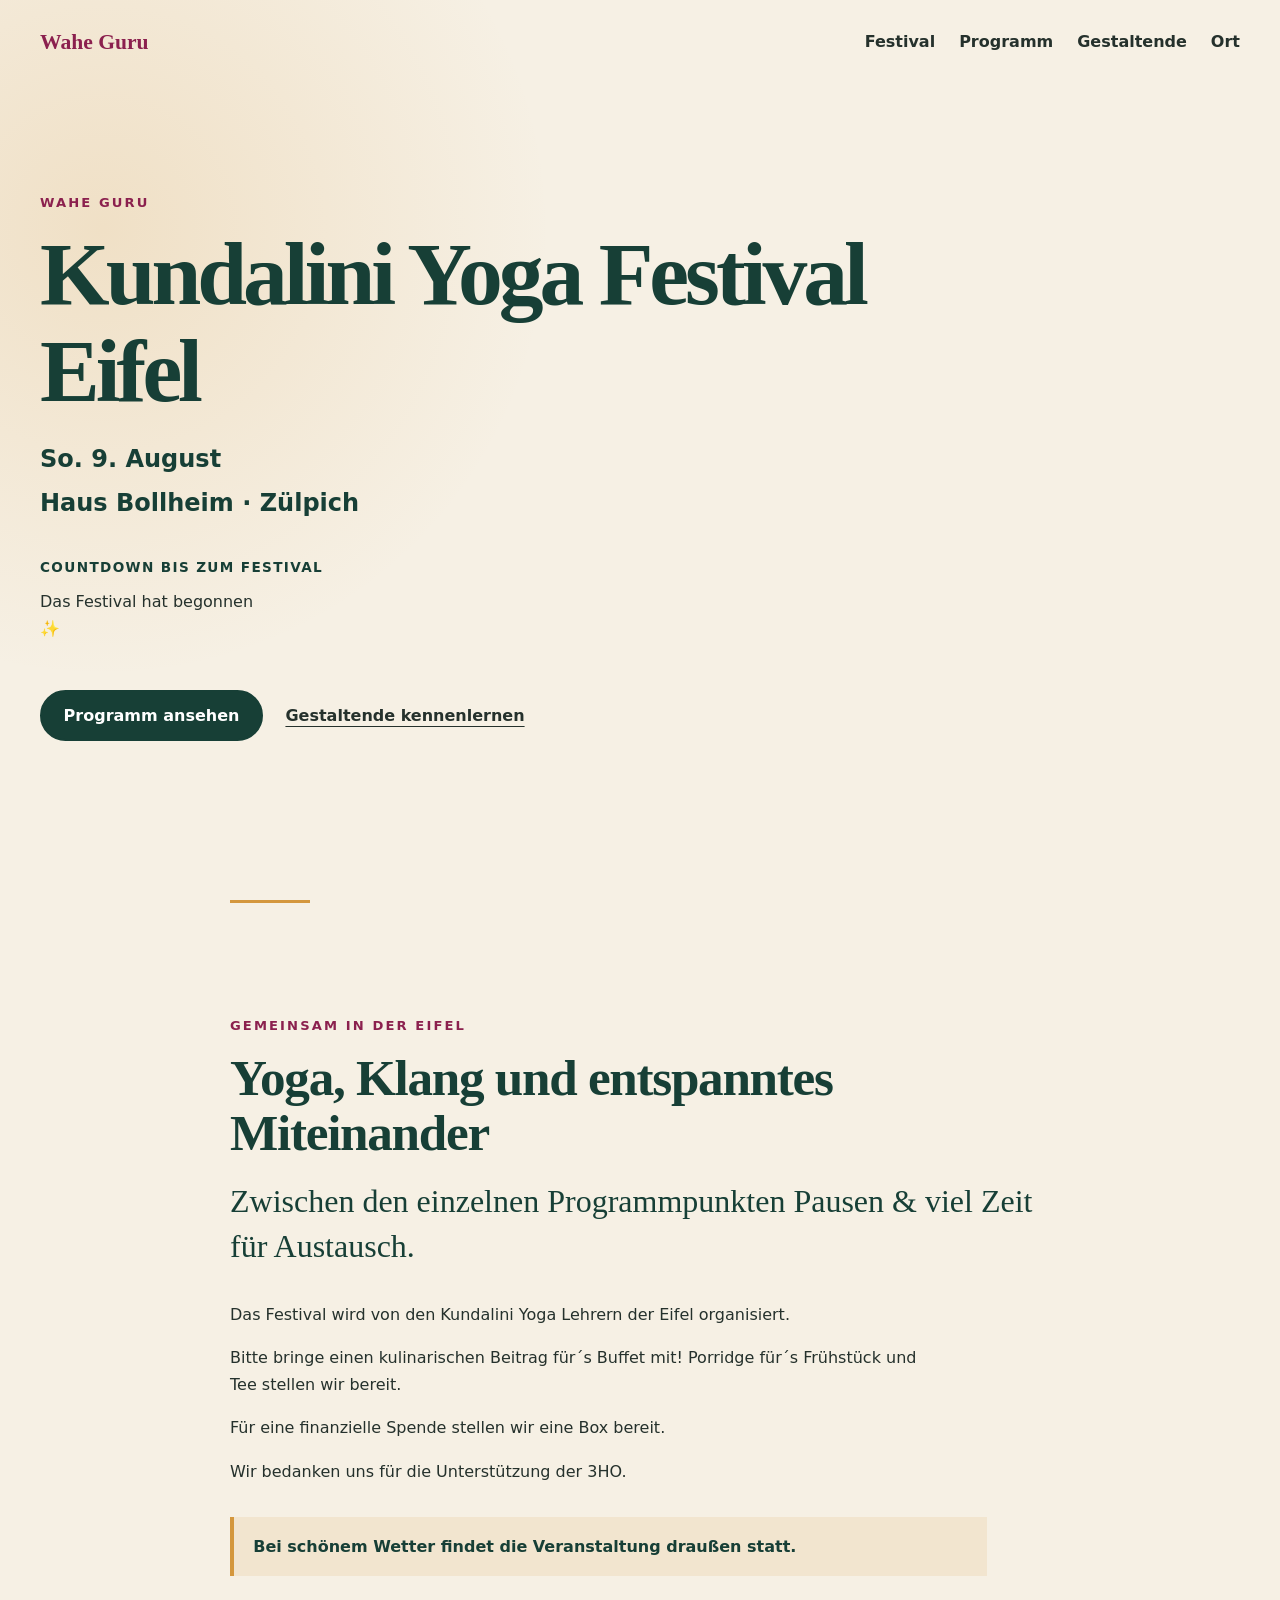
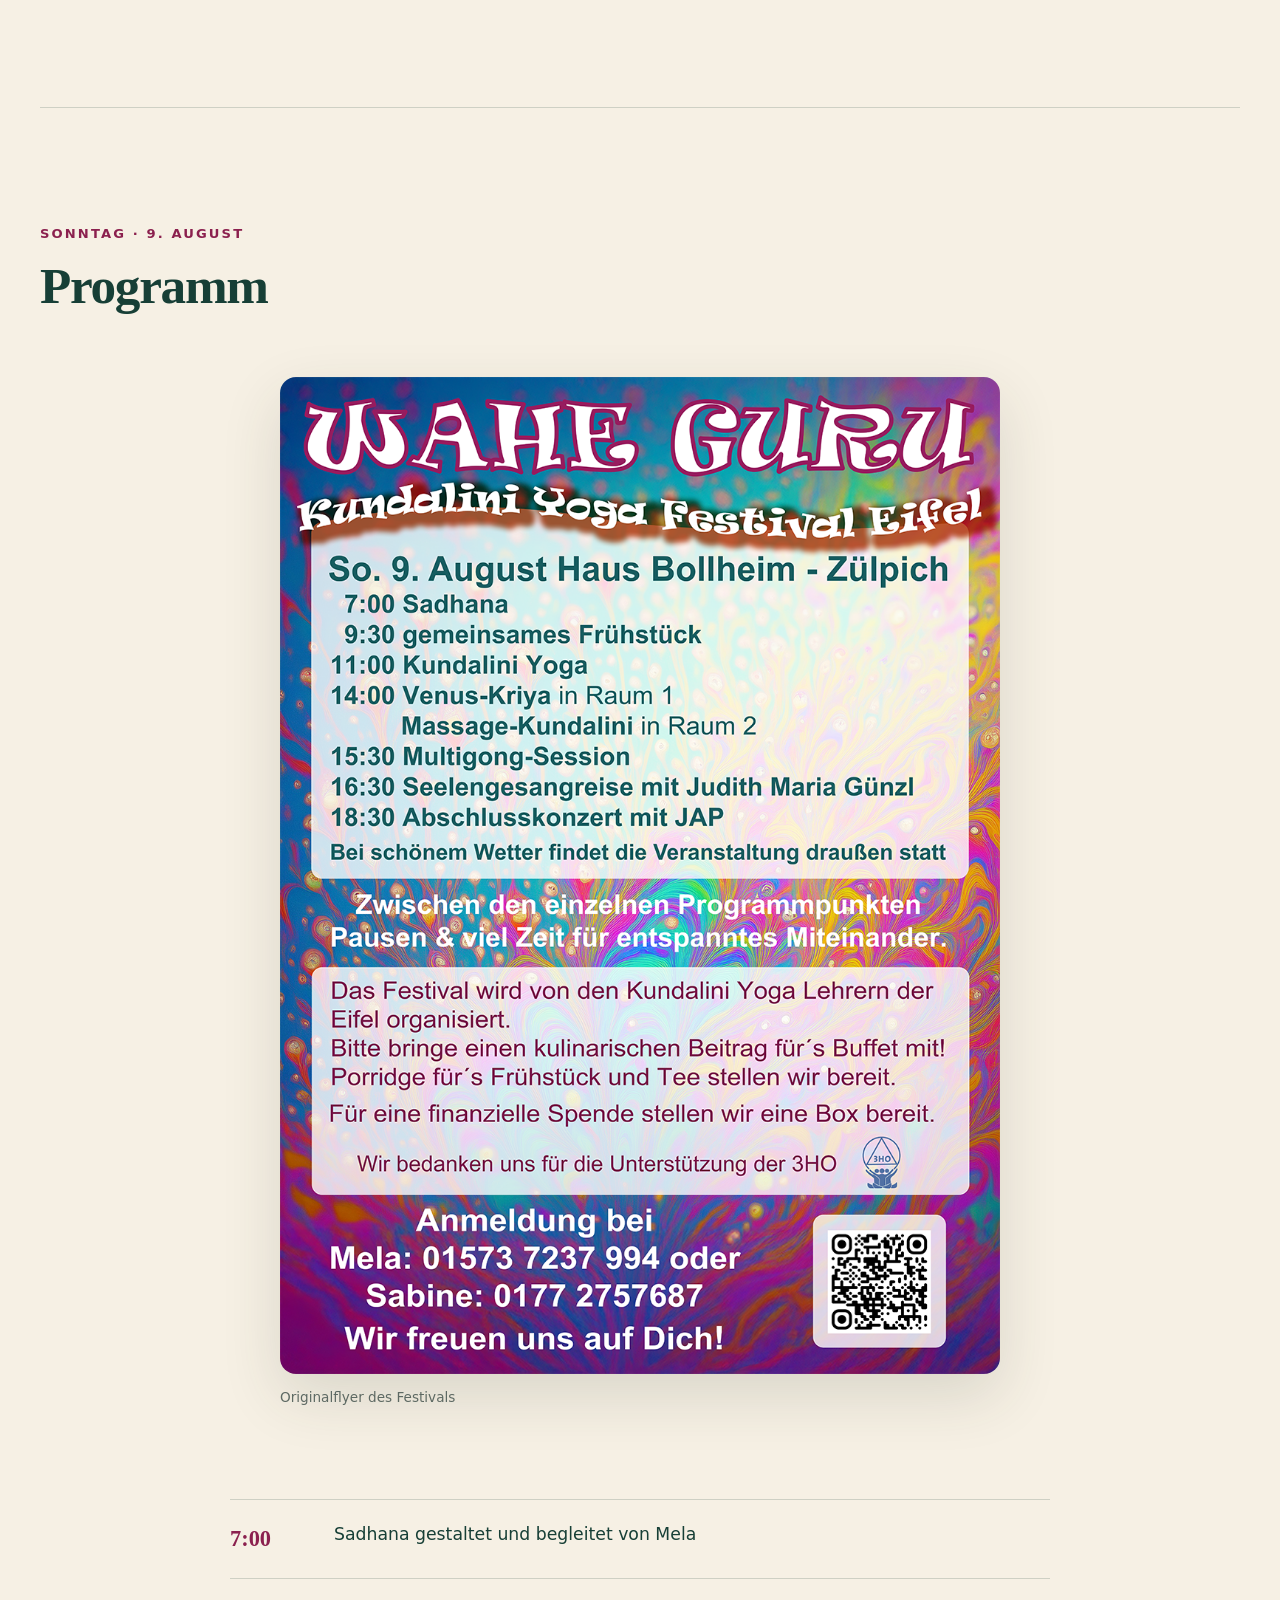
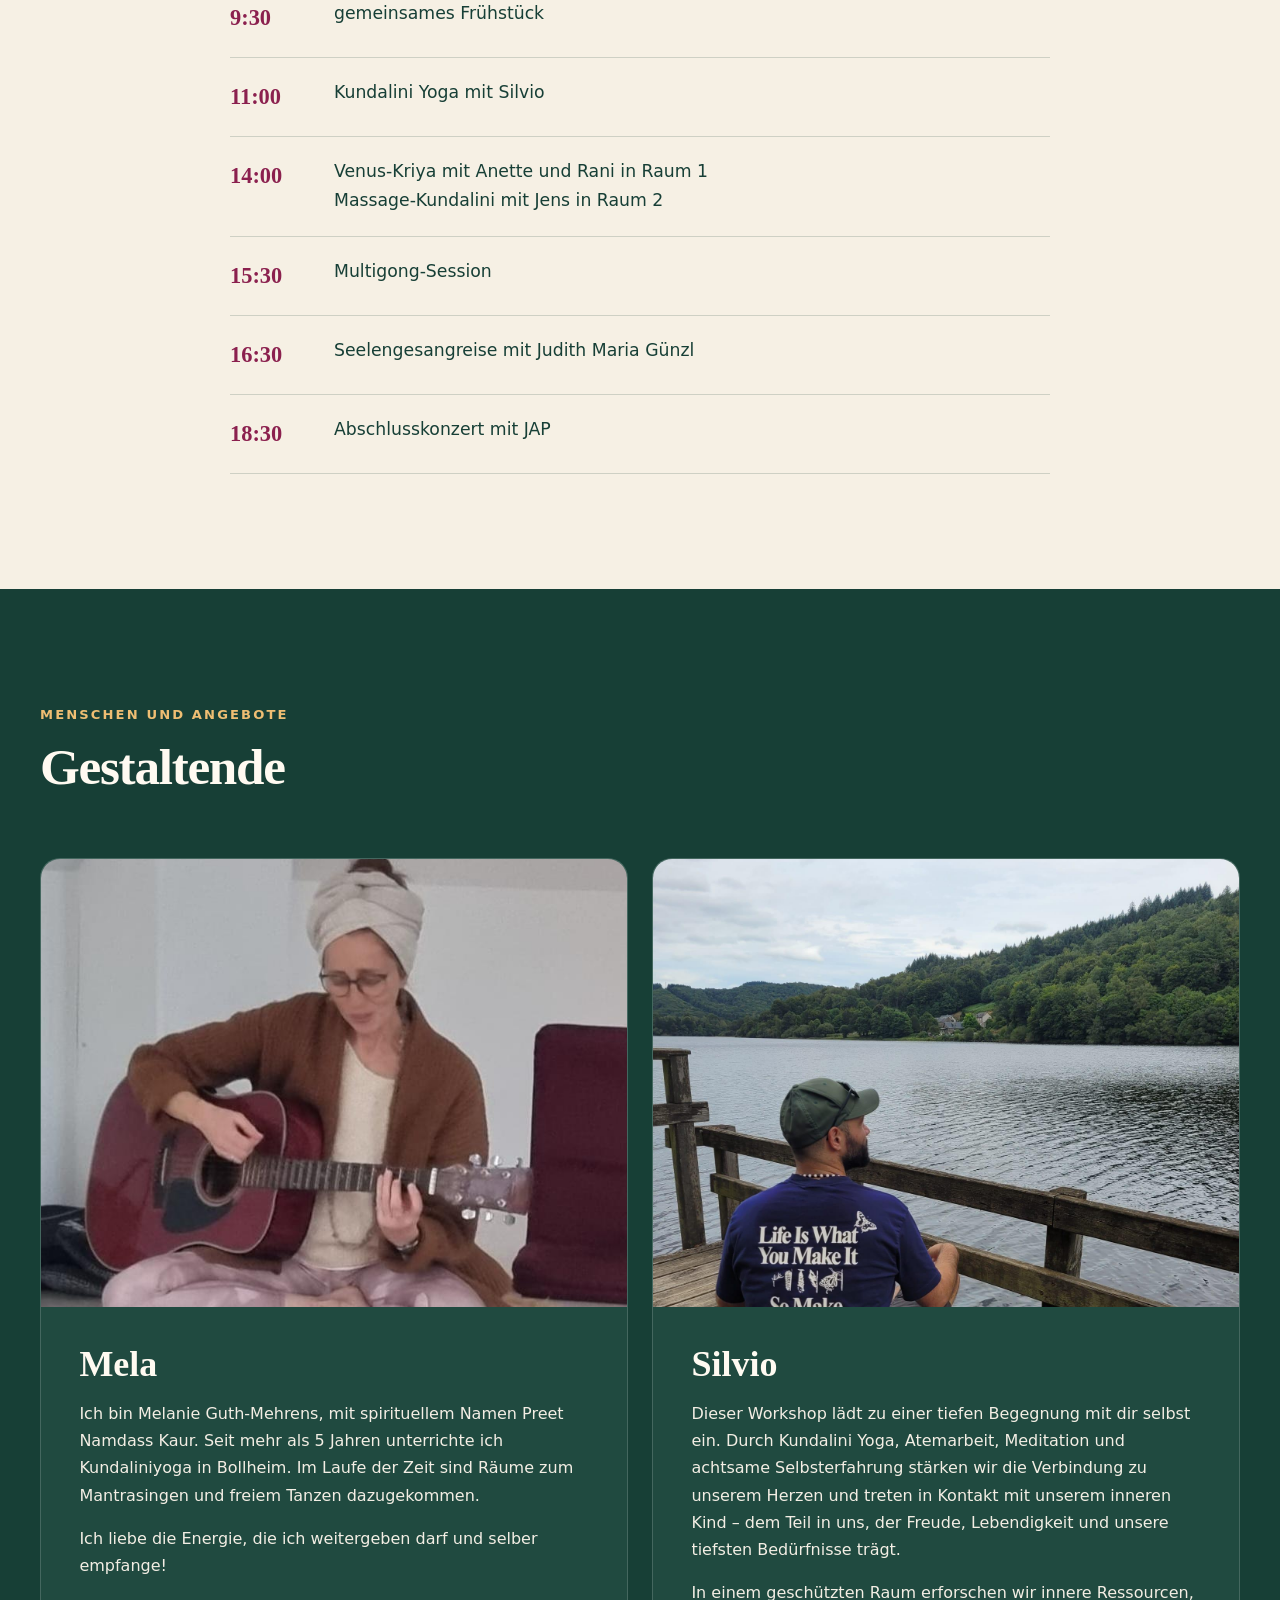
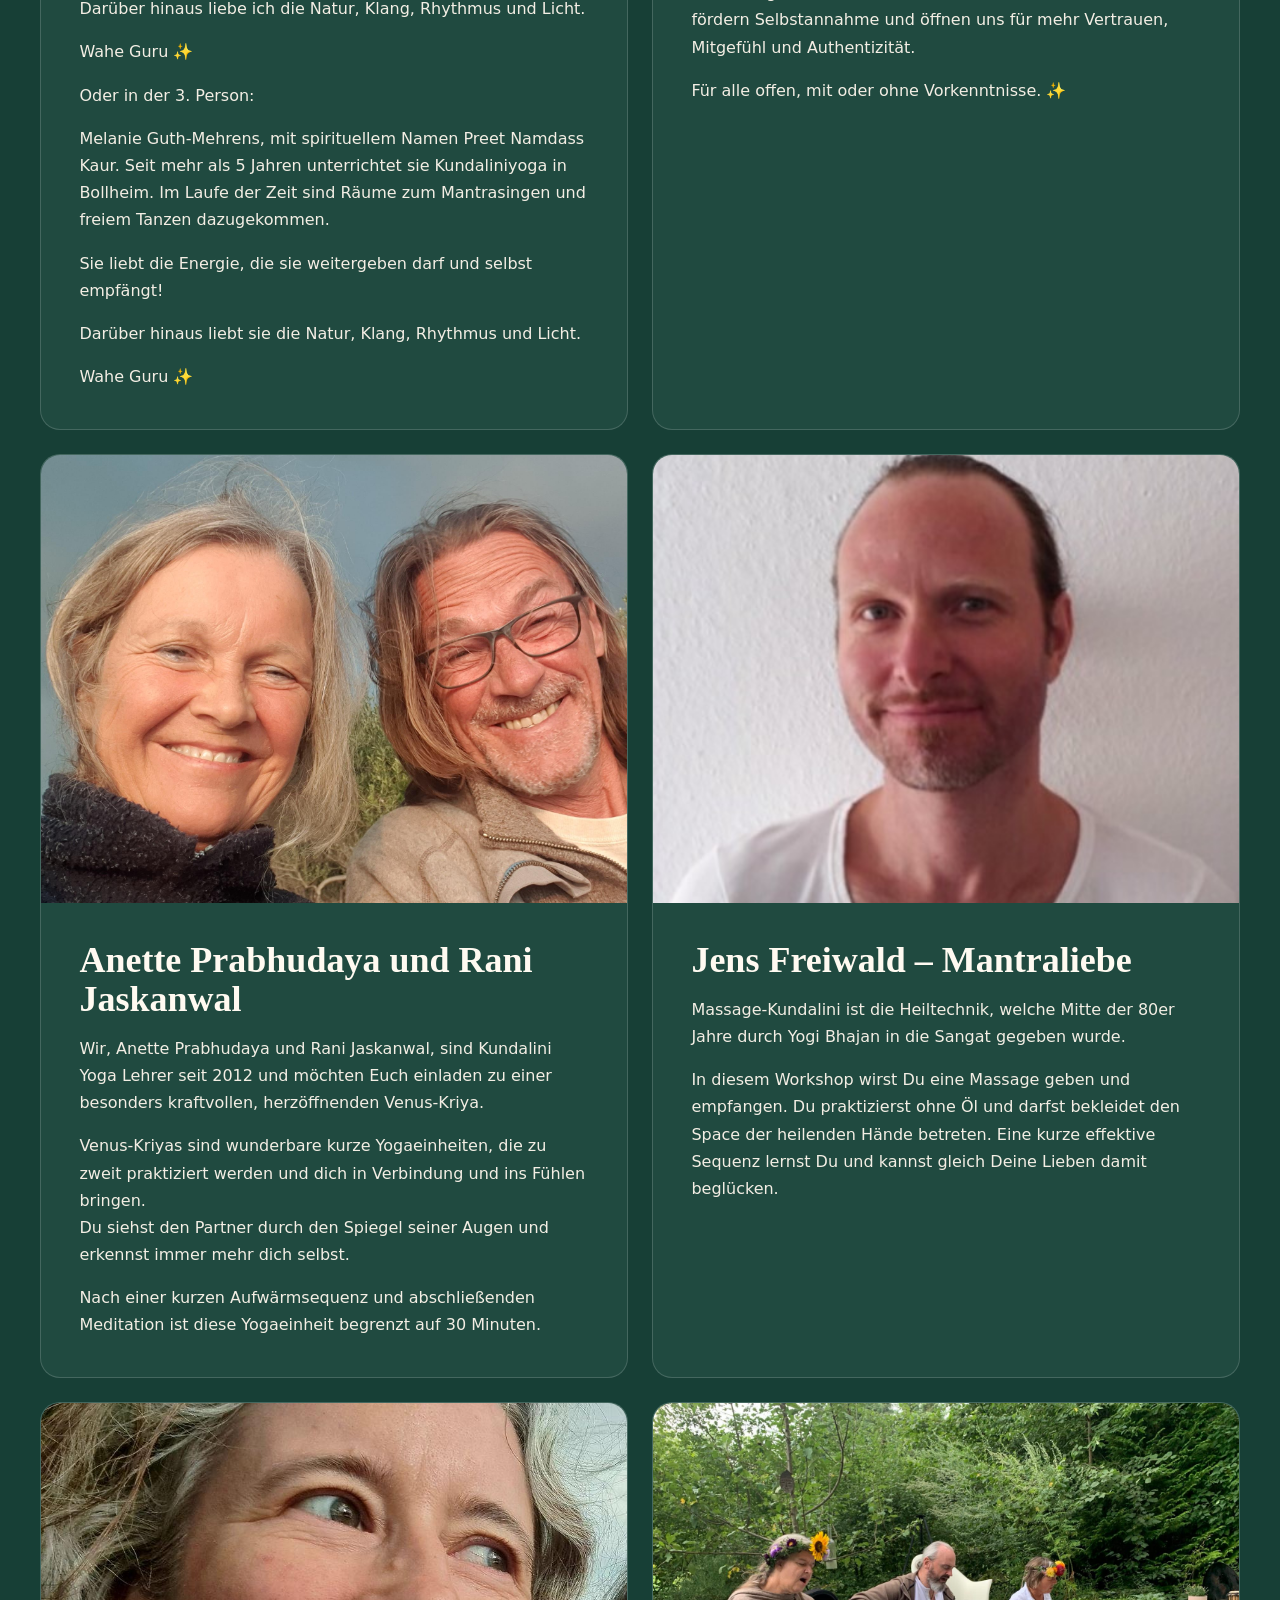
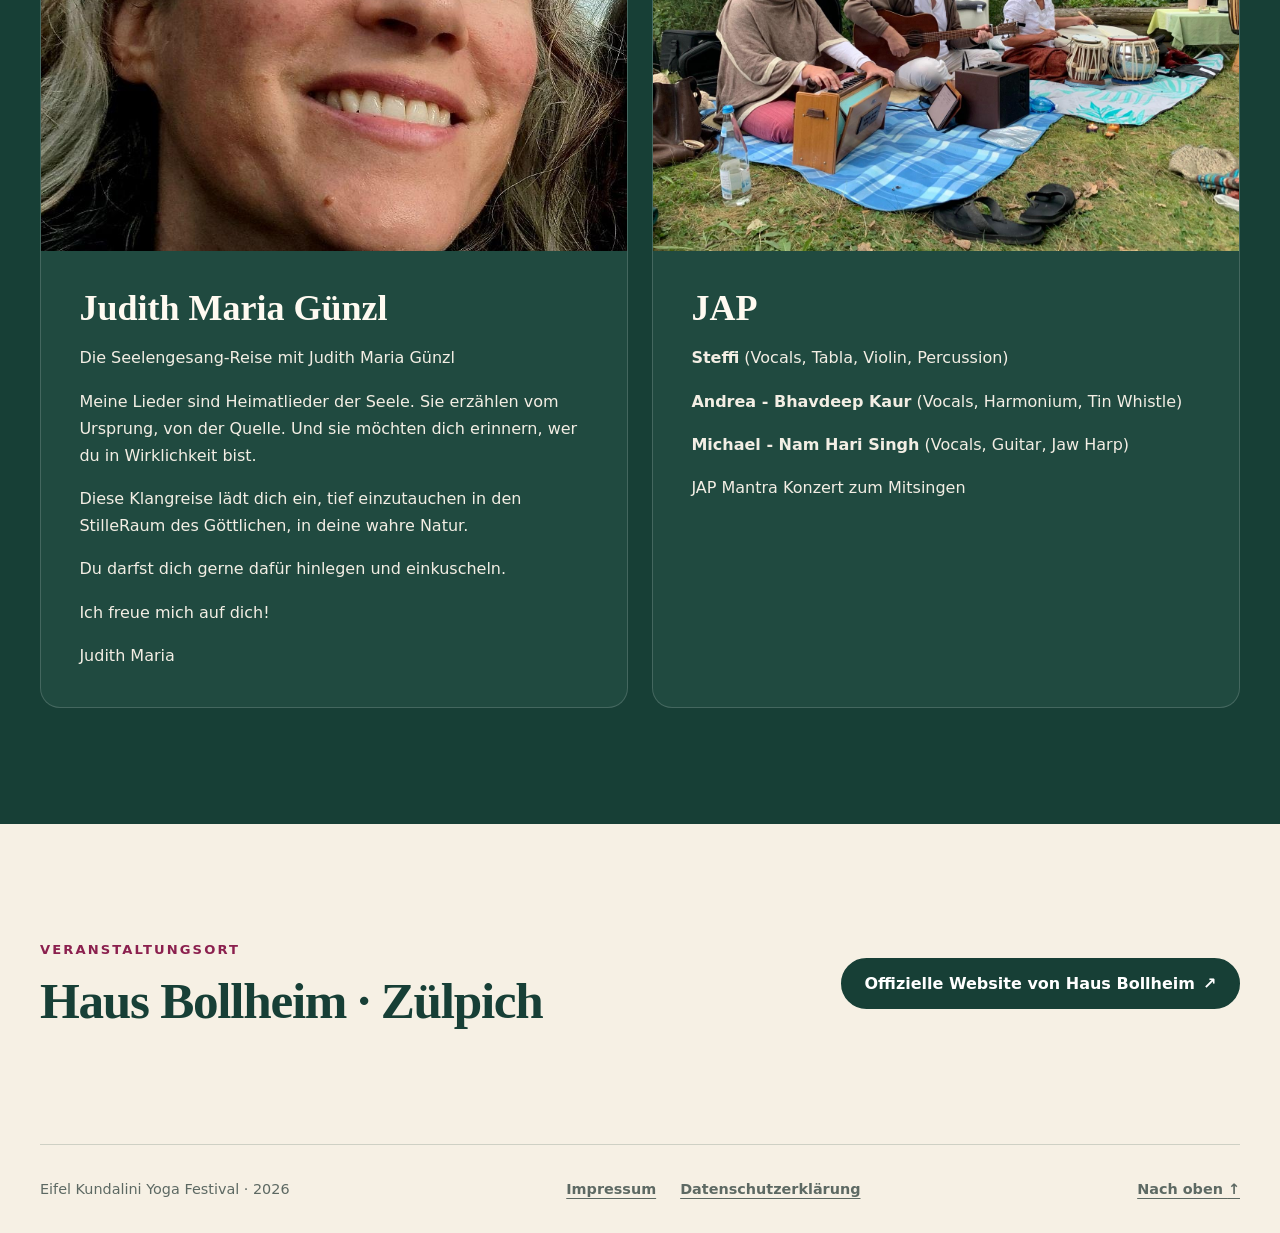
<file: index.html>
<!doctype html>
<html lang="de">
<head>
  <meta charset="utf-8">
  <meta name="viewport" content="width=device-width, initial-scale=1">
  <meta name="description" content="Eifel Kundalini Yoga Festival am 9. August 2026 auf Haus Bollheim in Zülpich.">
  <title>Eifel Kundalini Yoga Festival 2026</title>
  <link rel="stylesheet" href="css/style.css">
</head>
<body>
  <!-- Kopfzeile und Navigation -->
  <header class="site-header">
    <a class="brand" href="#festival" aria-label="Eifel Kundalini Yoga Festival – zum Anfang">Wahe Guru</a>
    <nav aria-label="Hauptnavigation">
      <a href="#festival">Festival</a>
      <a href="#programm">Programm</a>
      <a href="#gestaltende">Gestaltende</a>
      <a href="#ort">Ort</a>
    </nav>
  </header>

  <main>
    <!-- Festival und Eckdaten -->
    <section class="hero section" id="festival" aria-labelledby="festival-title">
      <div class="hero-copy">
        <p class="eyebrow">Wahe Guru</p>
        <h1 id="festival-title">Kundalini Yoga Festival Eifel</h1>
        <p class="hero-date"><time datetime="2026-08-09">So. 9. August</time></p>
        <p class="hero-place">Haus Bollheim · Zülpich</p>

        <section class="countdown-container" aria-labelledby="countdown-title">
          <h2 id="countdown-title">Countdown bis zum Festival</h2>
          <div id="countdown" class="countdown" aria-live="off">
            <div class="countdown-box"><span id="days">0</span><small>Tage</small></div>
            <div class="countdown-box"><span id="hours">0</span><small>Std</small></div>
            <div class="countdown-box"><span id="minutes">0</span><small>Min</small></div>
            <div class="countdown-box"><span id="seconds">0</span><small>Sek</small></div>
          </div>
        </section>

        <div class="hero-actions">
          <a class="button" href="#programm">Programm ansehen</a>
          <a class="text-link" href="#gestaltende">Gestaltende kennenlernen</a>
        </div>
      </div>
    </section>

    <!-- Einführung -->
    <section class="intro section narrow" aria-labelledby="intro-title">
      <p class="eyebrow">Gemeinsam in der Eifel</p>
      <h2 id="intro-title">Yoga, Klang und entspanntes Miteinander</h2>
      <p class="lead">Zwischen den einzelnen Programmpunkten Pausen &amp; viel Zeit für Austausch.</p>
      <p>Das Festival wird von den Kundalini Yoga Lehrern der Eifel organisiert.</p>
      <p>Bitte bringe einen kulinarischen Beitrag für´s Buffet mit! Porridge für´s Frühstück und Tee stellen wir bereit.</p>
      <p>Für eine finanzielle Spende stellen wir eine Box bereit.</p>
      <p>Wir bedanken uns für die Unterstützung der 3HO.</p>
      <p class="weather-note">Bei schönem Wetter findet die Veranstaltung draußen statt.</p>
    </section>

    <!-- Programm -->
    <section class="section" id="programm" aria-labelledby="programm-title">
      <div class="section-heading">
        <p class="eyebrow">Sonntag · 9. August</p>
        <h2 id="programm-title">Programm</h2>
      </div>
      <div class="program-layout">
        <figure class="program-flyer">
          <img src="bilder/Flyer-Programm-2026.png" width="975" height="1350" alt="Vollständiger Programmflyer für das Kundalini Yoga Festival Eifel">
          <figcaption>Originalflyer des Festivals</figcaption>
        </figure>
        <ol class="schedule">
          <li><time datetime="07:00">7:00</time><span>Sadhana gestaltet und begleitet von Mela</span></li>
          <li><time datetime="09:30">9:30</time><span>gemeinsames Frühstück</span></li>
          <li><time datetime="11:00">11:00</time><span>Kundalini Yoga mit Silvio</span></li>
          <li class="parallel"><time datetime="14:00">14:00</time><span>Venus-Kriya mit Anette und Rani in Raum 1 <br>Massage-Kundalini  mit Jens in Raum 2</span></li>
          <li><time datetime="15:30">15:30</time><span>Multigong-Session</span></li>
          <li><time datetime="16:30">16:30</time><span>Seelengesangreise mit Judith Maria Günzl</span></li>
          <li><time datetime="18:30">18:30</time><span>Abschlusskonzert mit JAP</span></li>
        </ol>
      </div>
    </section>

    <!-- Gestaltende -->
    <section class="section" id="gestaltende" aria-labelledby="gestaltende-title">
      <div class="section-heading">
        <p class="eyebrow">Menschen und Angebote</p>
        <h2 id="gestaltende-title">Gestaltende</h2>
      </div>
      <div class="people-grid">
        <article class="person-card">
          <img src="bilder/Mela.jpeg" width="745" height="660" alt="Porträt von Mela, Melanie Guth-Mehrens">
          <div class="person-copy">
            <h3>Mela</h3>
            <p>Ich bin Melanie Guth-Mehrens, mit spirituellem Namen Preet Namdass Kaur. Seit mehr als 5 Jahren unterrichte ich Kundaliniyoga in Bollheim. Im Laufe der Zeit sind Räume zum Mantrasingen und freiem Tanzen dazugekommen.</p>
            <p>Ich liebe die Energie, die ich weitergeben darf und selber empfange!</p>
            <p>Darüber hinaus liebe ich die Natur, Klang, Rhythmus und Licht.</p>
            <p>Wahe Guru ✨</p>
            <p>Oder in der 3. Person:</p>
            <p>Melanie Guth-Mehrens, mit spirituellem Namen Preet Namdass Kaur. Seit mehr als 5 Jahren unterrichtet sie Kundaliniyoga in Bollheim. Im Laufe der Zeit sind Räume zum Mantrasingen und freiem Tanzen dazugekommen.</p>
            <p>Sie liebt die Energie, die sie weitergeben darf und selbst empfängt!</p>
            <p>Darüber hinaus liebt sie die Natur, Klang, Rhythmus und Licht.</p>
            <p>Wahe Guru ✨</p>
          </div>
        </article>

        <article class="person-card">
          <img src="bilder/Silvio.jpeg" width="1512" height="2016" alt="Porträt von Silvio">
          <div class="person-copy">
            <h3>Silvio</h3>
            <p>Dieser Workshop lädt zu einer tiefen Begegnung mit dir selbst ein. Durch Kundalini Yoga, Atemarbeit, Meditation und achtsame Selbsterfahrung stärken wir die Verbindung zu unserem Herzen und treten in Kontakt mit unserem inneren Kind – dem Teil in uns, der Freude, Lebendigkeit und unsere tiefsten Bedürfnisse trägt.</p>
            <p>In einem geschützten Raum erforschen wir innere Ressourcen, fördern Selbstannahme und öffnen uns für mehr Vertrauen, Mitgefühl und Authentizität.</p>
            <p>Für alle offen, mit oder ohne Vorkenntnisse. ✨</p>
          </div>
        </article>

        <article class="person-card">
          <img src="bilder/anette.jpeg" width="1849" height="1980" alt="Anette Prabhudaya und Rani Jaskanwal">
          <div class="person-copy">
            <h3>Anette Prabhudaya und Rani Jaskanwal</h3>
            <p>Wir, Anette Prabhudaya und Rani Jaskanwal, sind Kundalini Yoga Lehrer seit 2012 und möchten Euch einladen zu einer besonders kraftvollen, herzöffnenden Venus-Kriya.</p>
            <p>Venus-Kriyas sind wunderbare kurze Yogaeinheiten, die zu zweit praktiziert werden und dich in Verbindung und ins Fühlen bringen.<br>Du siehst den Partner durch den Spiegel seiner Augen und erkennst immer mehr dich selbst.</p>
            <p>Nach einer kurzen Aufwärmsequenz und abschließenden Meditation ist diese Yogaeinheit begrenzt auf 30 Minuten.</p>
          </div>
        </article>

        <article class="person-card">
          <img src="bilder/jens.png" width="479" height="474" alt="Porträt von Jens Freiwald">
          <div class="person-copy">
            <h3>Jens Freiwald – Mantraliebe</h3>
            <p>Massage-Kundalini ist die Heiltechnik, welche Mitte der 80er Jahre durch Yogi Bhajan in die Sangat gegeben wurde.</p>
            <p>In diesem Workshop wirst Du eine Massage geben und empfangen. Du praktizierst ohne Öl und darfst bekleidet den Space der heilenden Hände betreten. Eine kurze effektive Sequenz lernst Du und kannst gleich Deine Lieben damit beglücken.</p>
          </div>
        </article>

        <article class="person-card">
          <img src="bilder/judith.jpeg" width="853" height="1280" alt="Porträt von Judith Maria Günzl">
          <div class="person-copy">
            <h3>Judith Maria Günzl</h3>
            <p>Die Seelengesang-Reise mit Judith Maria Günzl</p>
            <p>Meine Lieder sind Heimatlieder der Seele. Sie erzählen vom Ursprung, von der Quelle. Und sie möchten dich erinnern, wer du in Wirklichkeit bist.</p>
            <p>Diese Klangreise lädt dich ein, tief einzutauchen in den StilleRaum des Göttlichen, in deine wahre Natur.</p>
            <p>Du darfst dich gerne dafür hinlegen und einkuscheln.</p>
            <p>Ich freue mich auf dich!</p>
            <p>Judith Maria</p>
          </div>
        </article>

        <article class="person-card">
          <img src="bilder/japa.jpg" width="1600" height="1200" alt="Die Band JAP mit Harmonium, Gitarre und Tabla bei einem Konzert im Freien">
          <div class="person-copy">
            <h3>JAP</h3>
            <p><strong>Steffi</strong> (Vocals, Tabla, Violin, Percussion)</p>
            <p><strong>Andrea - Bhavdeep Kaur</strong> (Vocals, Harmonium, Tin Whistle)</p>
            <p><strong>Michael - Nam Hari Singh</strong> (Vocals, Guitar, Jaw Harp)</p>
            <p>JAP Mantra Konzert zum Mitsingen</p>
          </div>
        </article>
      </div>
    </section>

    <!-- Veranstaltungsort -->
    <section class="location section" id="ort" aria-labelledby="ort-title">
      <div>
        <p class="eyebrow">Veranstaltungsort</p>
        <h2 id="ort-title">Haus Bollheim · Zülpich</h2>
      </div>
      <a class="button button-light" href="https://www.bollheim.de/locations/haus-bollheim/">Offizielle Website von Haus Bollheim <span aria-hidden="true">↗</span></a>
    </section>
  </main>

  <!-- Fußzeile -->
  <footer class="site-footer">
    <p>Eifel Kundalini Yoga Festival · 2026</p>
    <nav class="legal-nav" aria-label="Rechtliche Informationen">
      <a href="impressum.html">Impressum</a>
      <a href="datenschutz.html">Datenschutzerklärung</a>
    </nav>
    <a href="#festival">Nach oben <span aria-hidden="true">↑</span></a>
  </footer>

  <script>
    const zielDatum = new Date("2026-08-09T00:00:00").getTime();
    const countdown = document.getElementById("countdown");
    const tage = document.getElementById("days");
    const stunden = document.getElementById("hours");
    const minuten = document.getElementById("minutes");
    const sekunden = document.getElementById("seconds");

    function updateCountdown() {
      const differenz = zielDatum - Date.now();

      if (differenz <= 0) {
        countdown.innerHTML = "<p>Das Festival hat begonnen ✨</p>";
        return;
      }

      tage.textContent = Math.floor(differenz / (1000 * 60 * 60 * 24));
      stunden.textContent = Math.floor((differenz / (1000 * 60 * 60)) % 24);
      minuten.textContent = Math.floor((differenz / (1000 * 60)) % 60);
      sekunden.textContent = Math.floor((differenz / 1000) % 60);
    }

    updateCountdown();
    setInterval(updateCountdown, 1000);
  </script>
</body>
</html>
</file>
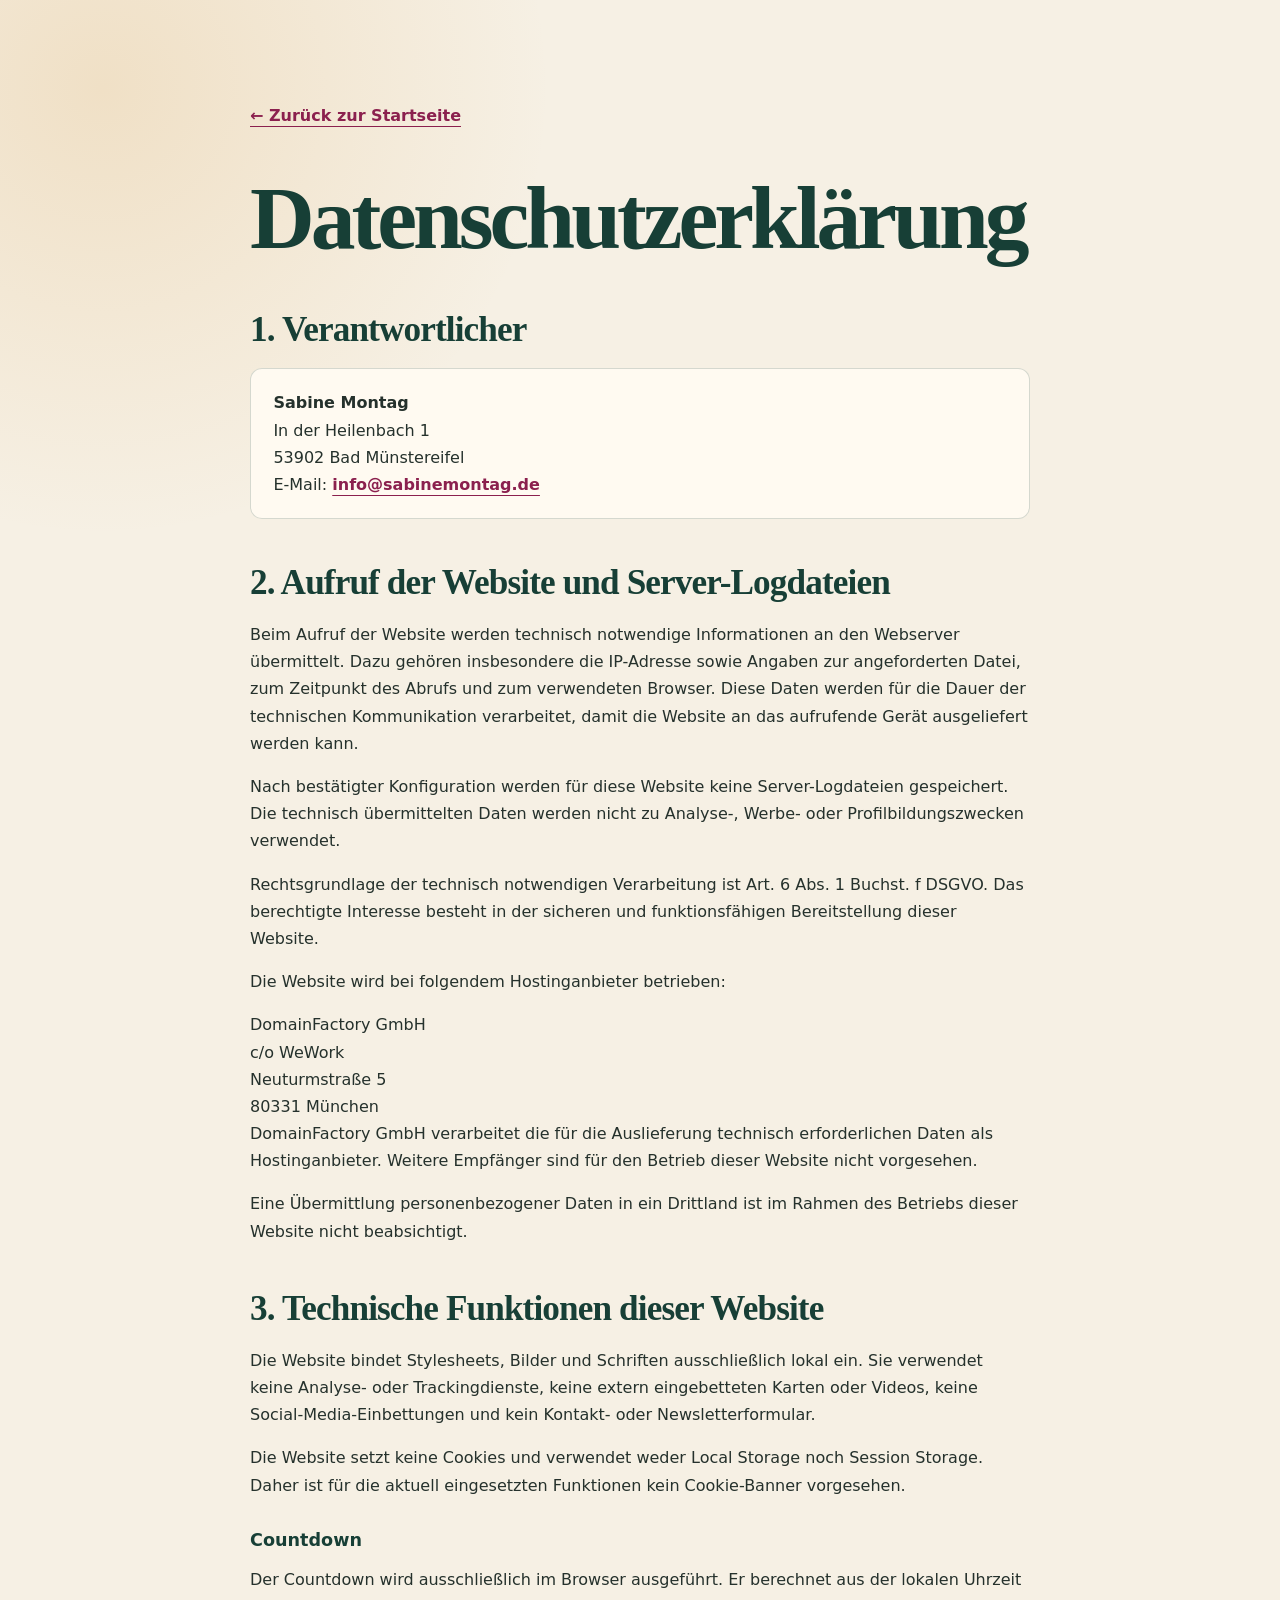
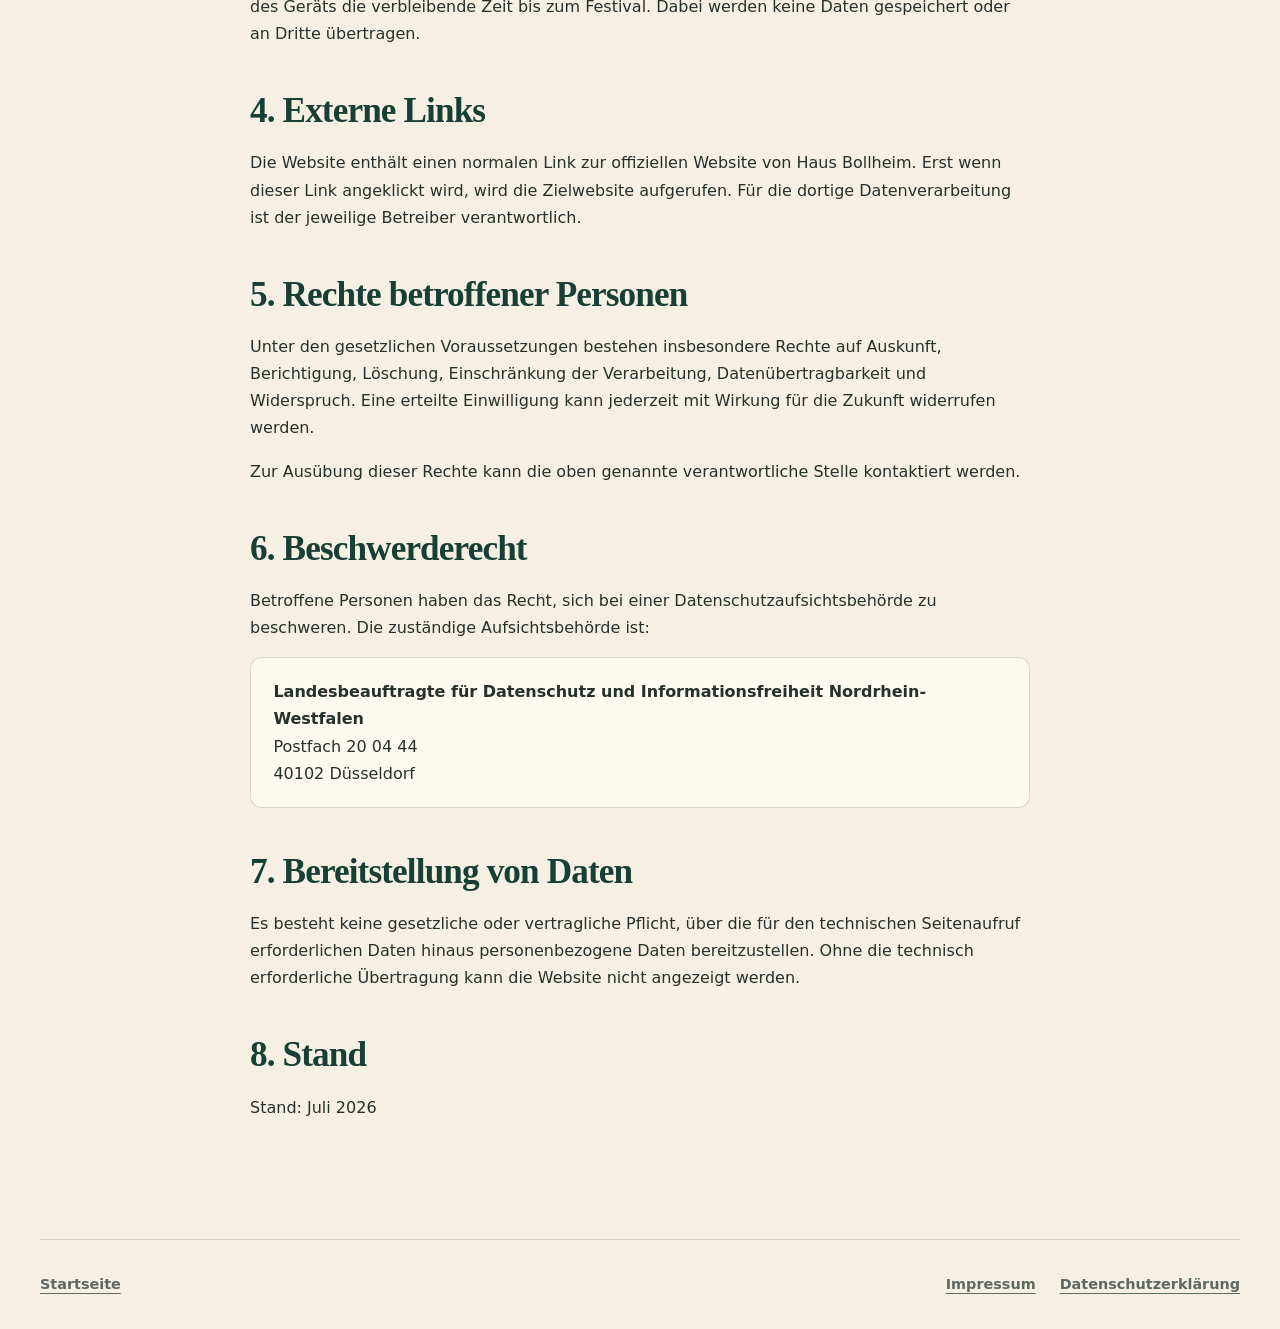
<file: datenschutz.html>
<!doctype html>
<html lang="de">
<head>
  <meta charset="utf-8">
  <meta name="viewport" content="width=device-width, initial-scale=1">
  <meta name="description" content="Datenschutzerklärung der Website zum Eifel Kundalini Yoga Festival.">
  <title>Datenschutzerklärung · Eifel Kundalini Yoga Festival</title>
  <link rel="stylesheet" href="css/style.css">
</head>
<body class="legal-page">
  <!-- Datenschutzerklärung -->
  <main class="legal-main">
    <a class="back-link" href="index.html">← Zurück zur Startseite</a>
    <h1>Datenschutzerklärung</h1>

    <section aria-labelledby="verantwortlich-title">
      <h2 id="verantwortlich-title">1. Verantwortlicher</h2>
      <address class="legal-contact">
        <strong>Sabine Montag</strong><br>
        In der Heilenbach 1<br>
        53902 Bad Münstereifel<br>
        E-Mail: <a href="mailto:info@sabinemontag.de">info@sabinemontag.de</a>
      </address>
    </section>

    <section aria-labelledby="aufruf-title">
      <h2 id="aufruf-title">2. Aufruf der Website und Server-Logdateien</h2>
      <p>Beim Aufruf der Website werden technisch notwendige Informationen an den Webserver übermittelt. Dazu gehören insbesondere die IP-Adresse sowie Angaben zur angeforderten Datei, zum Zeitpunkt des Abrufs und zum verwendeten Browser. Diese Daten werden für die Dauer der technischen Kommunikation verarbeitet, damit die Website an das aufrufende Gerät ausgeliefert werden kann.</p>
      <p>Nach bestätigter Konfiguration werden für diese Website keine Server-Logdateien gespeichert. Die technisch übermittelten Daten werden nicht zu Analyse-, Werbe- oder Profilbildungszwecken verwendet.</p>
      <p>Rechtsgrundlage der technisch notwendigen Verarbeitung ist Art. 6 Abs. 1 Buchst. f DSGVO. Das berechtigte Interesse besteht in der sicheren und funktionsfähigen Bereitstellung dieser Website.</p>
      <p>Die Website wird bei folgendem Hostinganbieter betrieben:</p>
      <address>
        DomainFactory GmbH<br>
        c/o WeWork<br>
        Neuturmstraße 5<br>
        80331 München
      </address>
      <p>DomainFactory GmbH verarbeitet die für die Auslieferung technisch erforderlichen Daten als Hostinganbieter. Weitere Empfänger sind für den Betrieb dieser Website nicht vorgesehen.</p>
      <p>Eine Übermittlung personenbezogener Daten in ein Drittland ist im Rahmen des Betriebs dieser Website nicht beabsichtigt.</p>
    </section>

    <section aria-labelledby="technik-title">
      <h2 id="technik-title">3. Technische Funktionen dieser Website</h2>
      <p>Die Website bindet Stylesheets, Bilder und Schriften ausschließlich lokal ein. Sie verwendet keine Analyse- oder Trackingdienste, keine extern eingebetteten Karten oder Videos, keine Social-Media-Einbettungen und kein Kontakt- oder Newsletterformular.</p>
      <p>Die Website setzt keine Cookies und verwendet weder Local Storage noch Session Storage. Daher ist für die aktuell eingesetzten Funktionen kein Cookie-Banner vorgesehen.</p>

      <h3>Countdown</h3>
      <p>Der Countdown wird ausschließlich im Browser ausgeführt. Er berechnet aus der lokalen Uhrzeit des Geräts die verbleibende Zeit bis zum Festival. Dabei werden keine Daten gespeichert oder an Dritte übertragen.</p>
    </section>

    <section aria-labelledby="links-title">
      <h2 id="links-title">4. Externe Links</h2>
      <p>Die Website enthält einen normalen Link zur offiziellen Website von Haus Bollheim. Erst wenn dieser Link angeklickt wird, wird die Zielwebsite aufgerufen. Für die dortige Datenverarbeitung ist der jeweilige Betreiber verantwortlich.</p>
    </section>

    <section aria-labelledby="rechte-title">
      <h2 id="rechte-title">5. Rechte betroffener Personen</h2>
      <p>Unter den gesetzlichen Voraussetzungen bestehen insbesondere Rechte auf Auskunft, Berichtigung, Löschung, Einschränkung der Verarbeitung, Datenübertragbarkeit und Widerspruch. Eine erteilte Einwilligung kann jederzeit mit Wirkung für die Zukunft widerrufen werden.</p>
      <p>Zur Ausübung dieser Rechte kann die oben genannte verantwortliche Stelle kontaktiert werden.</p>
    </section>

    <section aria-labelledby="beschwerde-title">
      <h2 id="beschwerde-title">6. Beschwerderecht</h2>
      <p>Betroffene Personen haben das Recht, sich bei einer Datenschutzaufsichtsbehörde zu beschweren. Die zuständige Aufsichtsbehörde ist:</p>
      <address class="legal-contact">
        <strong>Landesbeauftragte für Datenschutz und Informationsfreiheit Nordrhein-Westfalen</strong><br>
        Postfach 20 04 44<br>
        40102 Düsseldorf
      </address>
    </section>

    <section aria-labelledby="bereitstellung-title">
      <h2 id="bereitstellung-title">7. Bereitstellung von Daten</h2>
      <p>Es besteht keine gesetzliche oder vertragliche Pflicht, über die für den technischen Seitenaufruf erforderlichen Daten hinaus personenbezogene Daten bereitzustellen. Ohne die technisch erforderliche Übertragung kann die Website nicht angezeigt werden.</p>
    </section>

    <section aria-labelledby="stand-title">
      <h2 id="stand-title">8. Stand</h2>
      <p>Stand: Juli 2026</p>
    </section>
  </main>

  <!-- Fußzeile -->
  <footer class="site-footer legal-footer">
    <a href="index.html">Startseite</a>
    <nav class="legal-nav" aria-label="Rechtliche Informationen">
      <a href="impressum.html">Impressum</a>
      <a href="datenschutz.html" aria-current="page">Datenschutzerklärung</a>
    </nav>
  </footer>
</body>
</html>
</file>
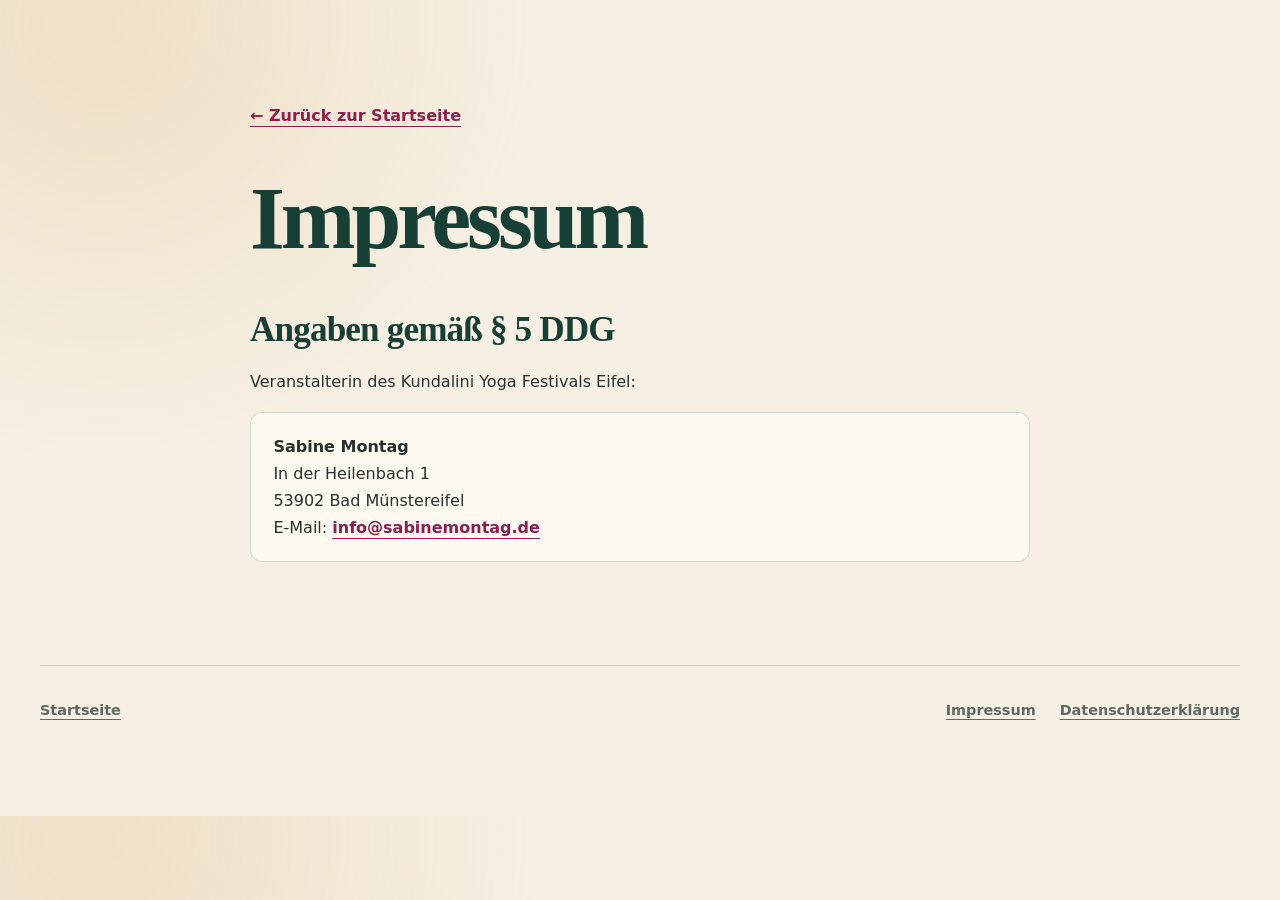
<file: impressum.html>
<!doctype html>
<html lang="de">
<head>
  <meta charset="utf-8">
  <meta name="viewport" content="width=device-width, initial-scale=1">
  <meta name="description" content="Impressum der Website zum Eifel Kundalini Yoga Festival.">
  <title>Impressum · Eifel Kundalini Yoga Festival</title>
  <link rel="stylesheet" href="css/style.css">
</head>
<body class="legal-page">
  <!-- Rechtliche Angaben -->
  <main class="legal-main">
    <a class="back-link" href="index.html">← Zurück zur Startseite</a>
    <h1>Impressum</h1>

    <section aria-labelledby="anbieter-title">
      <h2 id="anbieter-title">Angaben gemäß § 5 DDG</h2>
      <p>Veranstalterin des Kundalini Yoga Festivals Eifel:</p>
      <address class="legal-contact">
        <strong>Sabine Montag</strong><br>
        In der Heilenbach 1<br>
        53902 Bad Münstereifel<br>
        E-Mail: <a href="mailto:info@sabinemontag.de">info@sabinemontag.de</a>
      </address>
    </section>
  </main>

  <!-- Fußzeile -->
  <footer class="site-footer legal-footer">
    <a href="index.html">Startseite</a>
    <nav class="legal-nav" aria-label="Rechtliche Informationen">
      <a href="impressum.html" aria-current="page">Impressum</a>
      <a href="datenschutz.html">Datenschutzerklärung</a>
    </nav>
  </footer>
</body>
</html>
</file>
<file: css/style.css>
/* Grundwerte und Reset */
:root {
  --cream: #f6f0e4;
  --paper: #fffaf1;
  --forest: #173f36;
  --forest-soft: #28594d;
  --berry: #8b204e;
  --gold: #d4973d;
  --ink: #25312c;
  --muted: #5d6963;
  --line: rgba(23, 63, 54, 0.18);
  --shadow: 0 22px 60px rgba(47, 58, 46, 0.14);
  --display: Georgia, "Times New Roman", serif;
  --body: system-ui, -apple-system, "Segoe UI", Arial, sans-serif;
}

*,
*::before,
*::after {
  box-sizing: border-box;
}

html {
  scroll-behavior: smooth;
  scroll-padding-top: 6rem;
}

body {
  margin: 0;
  color: var(--ink);
  background:
    radial-gradient(circle at 8% 3%, rgba(212, 151, 61, 0.18), transparent 28rem),
    var(--cream);
  font-family: var(--body);
  font-size: 1rem;
  line-height: 1.7;
}

img {
  display: block;
  max-width: 100%;
}

a {
  color: inherit;
}

a:focus-visible {
  outline: 3px solid var(--gold);
  outline-offset: 4px;
  border-radius: 4px;
}

h1,
h2,
h3,
p,
figure {
  margin-top: 0;
}

h1,
h2,
h3 {
  color: var(--forest);
  font-family: var(--display);
  line-height: 1.08;
}

h1 {
  margin-bottom: 1.25rem;
  font-size: clamp(2.7rem, 7vw, 5.8rem);
  letter-spacing: -0.045em;
}

h2 {
  margin-bottom: 1.2rem;
  font-size: clamp(2rem, 4vw, 3.6rem);
  letter-spacing: -0.025em;
}

h3 {
  margin-bottom: 1rem;
  font-size: clamp(1.65rem, 3vw, 2.25rem);
}

/* Kopfzeile */
.site-header,
.site-footer,
.section {
  width: min(1200px, calc(100% - 2rem));
  margin-inline: auto;
}

.site-header {
  min-height: 5.25rem;
  display: flex;
  align-items: center;
  justify-content: space-between;
  gap: 2rem;
}

.brand {
  color: var(--berry);
  font-family: var(--display);
  font-size: 1.35rem;
  font-weight: 700;
  text-decoration: none;
}

nav {
  display: flex;
  flex-wrap: wrap;
  justify-content: flex-end;
  gap: 0.35rem 1.5rem;
}

nav a,
.site-footer a,
.text-link {
  font-weight: 600;
  text-decoration-thickness: 1px;
  text-underline-offset: 0.3em;
}

nav a {
  text-decoration: none;
}

nav a:hover,
.site-footer a:hover,
.text-link:hover {
  color: var(--berry);
}

/* Gemeinsame Abschnittselemente */
.section {
  padding-block: clamp(4rem, 9vw, 8rem);
}

.narrow {
  max-width: 820px;
}

.eyebrow {
  margin-bottom: 0.75rem;
  color: var(--berry);
  font-size: 0.82rem;
  font-weight: 600;
  letter-spacing: 0.16em;
  text-transform: uppercase;
}

.lead {
  color: var(--forest);
  font-family: var(--display);
  font-size: clamp(1.35rem, 2.5vw, 2rem);
  line-height: 1.4;
}

.button {
  min-height: 3.2rem;
  padding: 0.75rem 1.35rem;
  display: inline-flex;
  align-items: center;
  justify-content: center;
  gap: 0.5rem;
  color: #fff;
  background: var(--forest);
  border: 2px solid var(--forest);
  border-radius: 999px;
  font-weight: 600;
  line-height: 1.2;
  text-align: center;
  text-decoration: none;
  transition: background-color 180ms ease, color 180ms ease, transform 180ms ease;
}

.button:hover {
  color: var(--forest);
  background: transparent;
  transform: translateY(-2px);
}

/* Hero */
.hero {
  min-height: calc(100vh - 5.25rem);
  padding-top: clamp(2rem, 5vw, 5rem);
  display: flex;
  align-items: center;
}

.hero-copy {
  max-width: 900px;
}

.hero-date,
.hero-place {
  margin-bottom: 0.2rem;
  color: var(--forest);
  font-size: clamp(1.15rem, 2.1vw, 1.5rem);
  font-weight: 600;
}

.countdown-container {
  margin-top: 2.25rem;
}

.countdown-container h2 {
  margin-bottom: 0.8rem;
  font-family: var(--body);
  font-size: 0.85rem;
  font-weight: 600;
  letter-spacing: 0.1em;
  text-transform: uppercase;
}

.countdown {
  display: grid;
  grid-template-columns: repeat(4, minmax(4rem, 1fr));
  gap: 0.65rem;
}

.countdown-box {
  padding: 0.8rem 0.45rem;
  background: rgba(255, 250, 241, 0.7);
  border: 1px solid var(--line);
  border-radius: 0.8rem;
  text-align: center;
}

.countdown-box span {
  display: block;
  color: var(--berry);
  font-family: var(--display);
  font-size: clamp(1.4rem, 3vw, 2rem);
  font-weight: 700;
  line-height: 1;
}

.countdown-box small {
  color: var(--muted);
  font-size: 0.75rem;
}

.hero-actions {
  margin-top: 2rem;
  display: flex;
  flex-wrap: wrap;
  align-items: center;
  gap: 1rem 1.4rem;
}

/* Einführung */
.intro {
  position: relative;
}

.intro::before {
  content: "";
  position: absolute;
  top: 0;
  left: 0;
  width: 5rem;
  height: 3px;
  background: var(--gold);
}

.intro p:not(.eyebrow):not(.lead) {
  max-width: 68ch;
}

.weather-note {
  margin-top: 2rem;
  padding: 1rem 1.2rem;
  color: var(--forest);
  background: rgba(212, 151, 61, 0.13);
  border-left: 4px solid var(--gold);
  font-weight: 600;
}

/* Programm */
#programm {
  border-top: 1px solid var(--line);
}

.section-heading {
  margin-bottom: clamp(2rem, 5vw, 4rem);
}

.program-layout {
  display: flex;
  flex-direction: column;
  align-items: center;
  gap: clamp(3rem, 7vw, 6rem);
}

.program-flyer {
  width: min(100%, 720px);
  margin-bottom: 0;
}

.program-flyer img {
  width: 100%;
  height: auto;
  aspect-ratio: 975 / 1350;
  object-fit: contain;
  border-radius: 1rem;
  box-shadow: var(--shadow);
}

.program-flyer figcaption {
  margin-top: 0.75rem;
  color: var(--muted);
  font-size: 0.85rem;
}

.schedule {
  width: min(100%, 820px);
  margin: 0;
  padding: 0;
  list-style: none;
  border-top: 1px solid var(--line);
}

.schedule li {
  padding: 1.25rem 0;
  display: grid;
  grid-template-columns: 5.5rem 1fr;
  gap: 1rem;
  border-bottom: 1px solid var(--line);
}

.schedule time {
  color: var(--berry);
  font-family: var(--display);
  font-size: 1.4rem;
  font-weight: 700;
}

.schedule span {
  color: var(--forest);
  font-size: 1.08rem;
  font-weight: 500;
}

/* Personen */
#gestaltende {
  width: 100%;
  max-width: none;
  padding-inline: max(1rem, calc((100% - 1200px) / 2));
  background: var(--forest);
}

#gestaltende h2,
#gestaltende h3 {
  color: #fffaf1;
}

#gestaltende .eyebrow {
  color: #efbe73;
}

.people-grid {
  display: grid;
  grid-template-columns: repeat(2, minmax(0, 1fr));
  gap: 1.5rem;
}

.person-card {
  overflow: hidden;
  background: #204a40;
  border: 1px solid rgba(255, 255, 255, 0.16);
  border-radius: 1.25rem;
}

.person-card > img {
  width: 100%;
  height: clamp(17rem, 38vw, 28rem);
  object-fit: cover;
  object-position: center 25%;
}

.person-copy {
  padding: clamp(1.35rem, 4vw, 2.4rem);
  color: #f3eee4;
}

.person-copy p:last-child {
  margin-bottom: 0;
}

/* Ort und Footer */
.location {
  display: flex;
  align-items: center;
  justify-content: space-between;
  gap: 2rem;
}

.location h2 {
  margin-bottom: 0;
}

.button-light {
  flex: 0 0 auto;
}

.site-footer {
  padding-block: 2rem;
  display: flex;
  justify-content: space-between;
  gap: 1rem;
  color: var(--muted);
  border-top: 1px solid var(--line);
  font-size: 0.9rem;
}

.site-footer p {
  margin-bottom: 0;
}

.legal-nav {
  justify-content: center;
}

.legal-nav a {
  text-decoration: underline;
  text-underline-offset: 0.3em;
}

/* Rechtstextseiten */
.legal-page {
  min-height: calc(100vh - 5.25rem);
}

.legal-main {
  width: min(780px, calc(100% - 2rem));
  margin-inline: auto;
  padding-block: clamp(3rem, 8vw, 7rem);
}

.back-link {
  display: inline-block;
  margin-bottom: 2.5rem;
  color: var(--berry);
  font-weight: 600;
  text-underline-offset: 0.3em;
}

.legal-main h2 {
  margin-top: 2.8rem;
  font-size: clamp(1.5rem, 3vw, 2.2rem);
}

.legal-main h3 {
  margin-top: 2rem;
  font-family: var(--body);
  font-size: 1.1rem;
}

.legal-main ul {
  padding-left: 1.4rem;
}

.legal-warning,
.placeholder {
  padding: 1rem 1.2rem;
  background: #fff1cf;
  border: 2px solid #9b641a;
  border-radius: 0.75rem;
}

.legal-warning {
  margin-bottom: 2.5rem;
  color: #5a3507;
  font-weight: 700;
}

.placeholder {
  color: #5a3507;
  font-weight: 600;
}

.legal-main address {
  font-style: normal;
}

.legal-contact {
  padding: 1.25rem 1.4rem;
  background: var(--paper);
  border: 1px solid var(--line);
  border-radius: 0.75rem;
}

.legal-contact a {
  color: var(--berry);
  font-weight: 600;
  text-underline-offset: 0.3em;
}

.legal-footer {
  align-items: center;
}

/* Responsive Anpassungen */
@media (max-width: 800px) {
  .site-header {
    padding-block: 1rem;
    align-items: flex-start;
  }

  nav {
    max-width: 15rem;
  }

  .hero {
    min-height: auto;
  }

  .people-grid {
    grid-template-columns: 1fr;
  }

  .person-card {
    max-width: 44rem;
    margin-inline: auto;
  }

  .location {
    align-items: flex-start;
    flex-direction: column;
  }
}

@media (max-width: 480px) {
  .site-header {
    display: block;
  }

  nav {
    max-width: none;
    margin-top: 0.8rem;
    justify-content: flex-start;
    gap: 0.25rem 1rem;
    font-size: 0.9rem;
  }

  .section {
    width: min(100% - 1.25rem, 1200px);
  }

  #gestaltende {
    width: 100%;
  }

  .countdown {
    gap: 0.35rem;
  }

  .countdown-box {
    padding-inline: 0.2rem;
  }

  .schedule li {
    grid-template-columns: 4.5rem 1fr;
  }

  .site-footer {
    width: calc(100% - 1.25rem);
    align-items: flex-start;
    flex-direction: column;
  }

  .legal-nav {
    justify-content: flex-start;
  }
}

@media (prefers-reduced-motion: reduce) {
  html {
    scroll-behavior: auto;
  }

  *,
  *::before,
  *::after {
    animation-duration: 0.01ms !important;
    animation-iteration-count: 1 !important;
    transition-duration: 0.01ms !important;
  }
}
</file>
